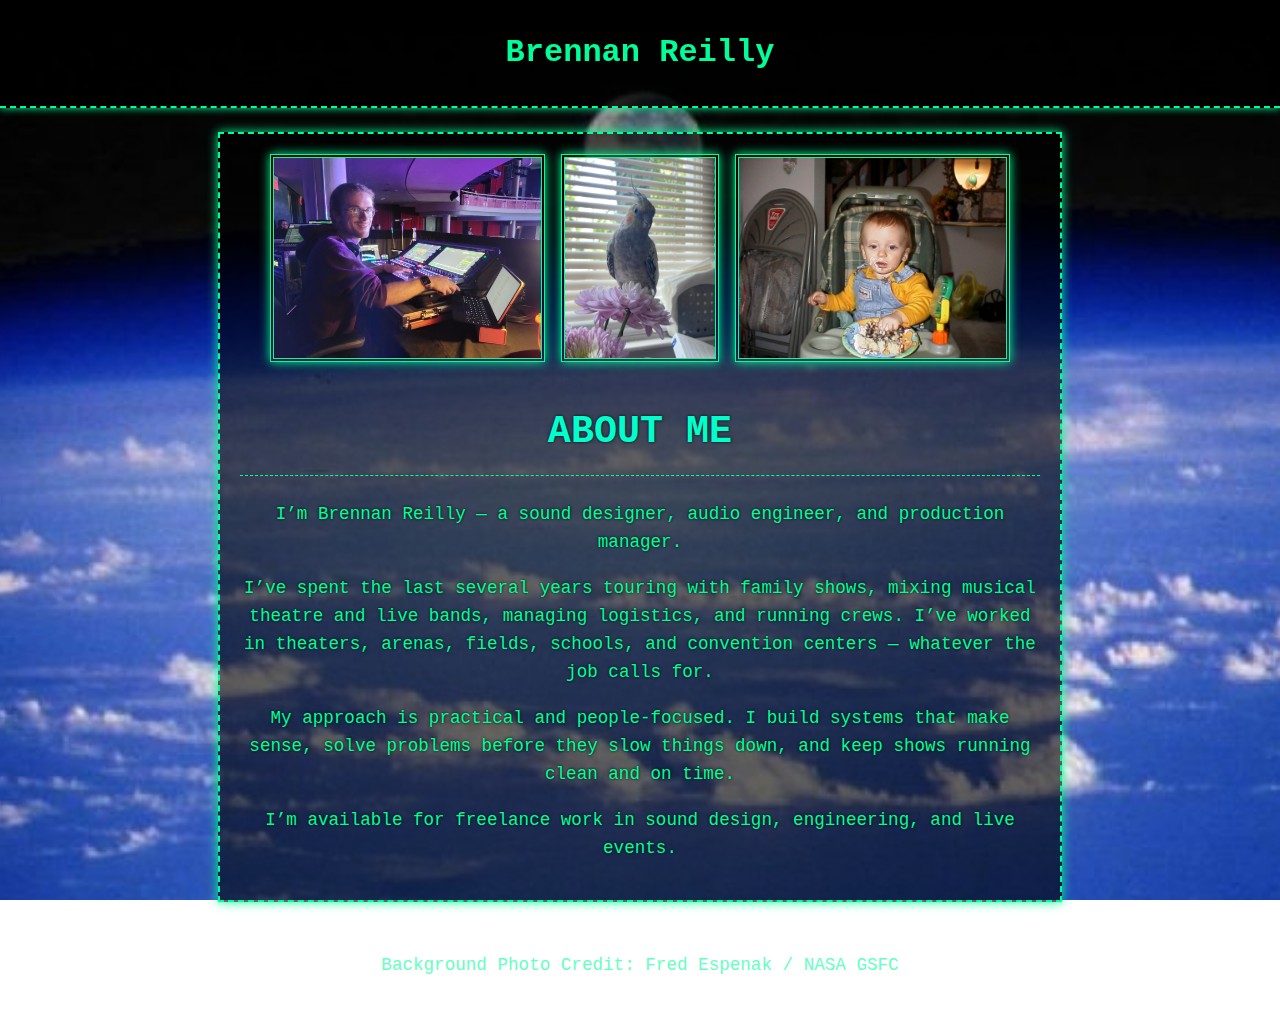
<file: about.html>
<!DOCTYPE html>
<html lang="en">
<head>
  <meta charset="UTF-8" />
  <meta name="viewport" content="width=device-width, initial-scale=1.0" />
  <title>About | Brennan Reilly</title>
  <style>
     nav {
      width: 100%;
      background-color: rgba(0, 0, 0, 0.8);
      border-bottom: 2px dashed #00ff99;
      box-shadow: 0 0 8px #00ff99;
      padding: 1rem 0;
      text-align: center;
      position: fixed;
      top: 0;
      z-index: 999;
    }

    nav a {
      color: #00ff99;
      text-decoration: none;
      font-family: 'Courier New', Courier, monospace;
      font-size: 2rem;
      font-weight: bold;
      text-shadow: 0 0 3px #000;
      transition: color 0.3s ease;
    }

    nav a:hover {
      color: #00ffcc;
      text-shadow: 0 0 5px #00ffcc;
    }
    
    .dropdown {
  position: relative;
  display: inline-block;
}

.dropbtn {
  color: #00ff99;
  text-decoration: none;
  font-size: 2rem;
  font-weight: bold;
  text-shadow: 0 0 3px #000;
  padding: 0.5rem 1rem;
  display: inline-block;
  transition: color 0.3s ease;
}

.dropbtn:hover {
  color: #00ffcc;
  text-shadow: 0 0 5px #00ffcc;
}

.dropdown-content {
  display: none;
  position: absolute;
  background-color: rgba(0, 0, 0, 0.9);
  min-width: 160px;
  box-shadow: 0 0 10px #00ff99;
  border: 1px dashed #00ff99;
  z-index: 1;
  top: 100%;
  left: 0;
  text-align: center;
}

.dropdown-content a {
  font-size: 1.5rem;
  color: #00ff99;
  padding: 0.75rem 1rem;
  display: block;
  text-decoration: none;
  font-family: 'Courier New', Courier, monospace;
}

.dropdown-content a:hover {
  background-color: #111;
  color: #00ffcc;
}

.dropdown:hover .dropdown-content {
  display: block;
}


    body {
      margin: 0;
      font-family: 'Courier New', Courier, monospace;
      line-height: 1.8;
      background: url('assets/media/20001028-Moon-Rise-Photo-FredEspenakNASAGSFC.jpg') no-repeat center center fixed;
      background-size: cover;
      color: #00ff99;
      text-shadow: 0 0 3px #000;
      display: flex;
      flex-direction: column;
      align-items: center;
      justify-content: flex-start;
      padding-top: 100px;
    }

    .container {
      background-color: rgba(0, 0, 0, 0.6);
      border: 2px dashed #00ff99;
      padding: 20px;
      width: 80%;
      max-width: 800px;
      margin: 2rem auto;
      box-shadow: 0 0 10px #00ff99;
      animation: glowPulse 2s infinite alternate;
    }
    .photo-block {
      display: flex;
      flex-wrap: wrap;
      justify-content: center;
      gap: 1rem;
      margin-bottom: 0.5rem;
    }

    img {
      height: 200px;
      width: auto;
      object-fit: contain;
      border: 4px double #00ff99;
      margin-bottom: 10px;
      box-shadow: 0 0 10px #00ff99;
      flex-wrap: wrap;
    }

    img:hover {
  filter: brightness(1.2) drop-shadow(0 0 8px #00ffcc);
  transition: 0.3s ease-in-out;
}

  h1 {
  font-size: 2.4rem;
  color: #00ffcc;
  text-transform: uppercase;
  border-bottom: 1px dashed #00ff99;
  padding-bottom: 0.5rem;
  margin-bottom: 1.5rem;
    text-align: center;
}


    p {
      font-size: 1.1rem;
      line-height: 1.6;
      text-align: center;
    }
    .footer {
      font-size: 0.9rem;
      margin-bottom: 2rem;
      color: #66ffc2;
      text-shadow: none;
    }
    
    @keyframes glowPulse {
  from { box-shadow: 0 0 10px #00ff99; }
  to { box-shadow: 0 0 20px #00ffcc; }
}
  </style>
</head>
<body>
<nav>
  <div class="dropdown">
    <a href="index.html" class="dropbtn">Brennan Reilly</a>
    <div class="dropdown-content">
      <a href="resume.html">Resume</a>
      <a href="contact.html">Contact</a>
    </div>
  </div>
</nav>

  <div class="container">
   
    <div class="photo-block">
   
    <img src="assets/media/Brennan-Mix-Blip.jpg" alt="Photo of Brennan 1" />
    <img src="assets/media/Aura.jpeg" alt="Aura <3" />
    <img src="assets/media/Brennan-As-Baby.jpg" alt="Photo of Brennan 2" />
   
    </div>
   
    <h1>About Me</h1>
    <p>
      <p>
  I’m Brennan Reilly — a sound designer, audio engineer, and production manager.
</p>
<p>
  I’ve spent the last several years touring with family shows, mixing musical theatre and live bands, managing logistics, and running crews. I’ve worked in theaters, arenas, fields, schools, and convention centers — whatever the job calls for.
</p>
<p>
  My approach is practical and people-focused. I build systems that make sense, solve problems before they slow things down, and keep shows running clean and on time.
</p>
<p>
  I’m available for freelance work in sound design, engineering, and live events.
</p>
  </div>
  <div class="footer">
      <p>
        Background Photo Credit: Fred Espenak / NASA GSFC
      </p>
  </div>
</body>
</html>
</file>
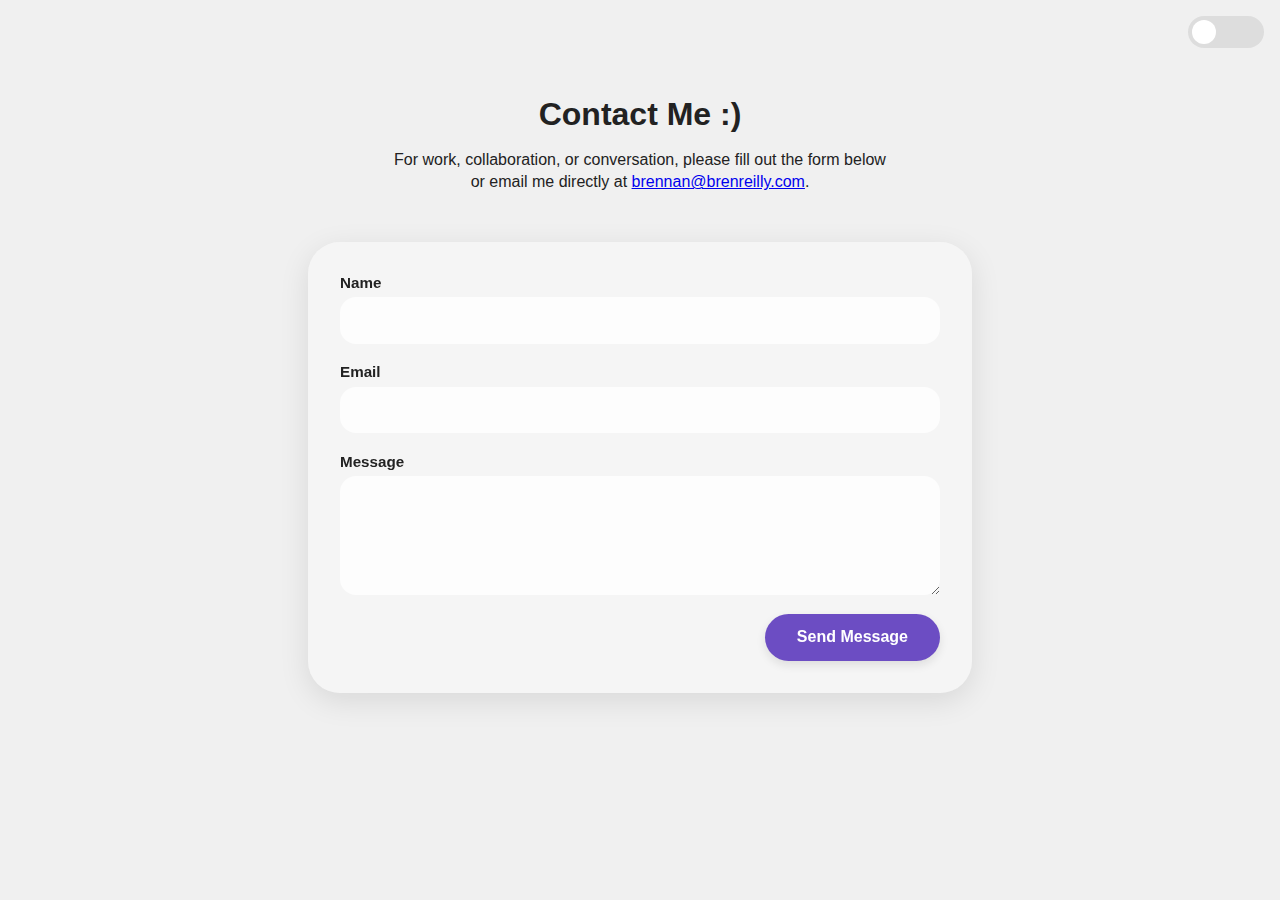
<file: contact.html>
<!DOCTYPE html>
<html lang="en">
<head>
  <meta charset="UTF-8" />
  <meta name="viewport" content="width=device-width, initial-scale=1.0"/>
  <title>Contact | Brennan Reilly</title>
  <style>
    body {
      margin: 0;
      padding: 2rem 1rem;
      font-family: 'Helvetica Neue', sans-serif;
      background: #f0f0f0;
      color: #222;
      transition: background 0.6s ease, color 0.6s ease;
    }

    body.night-mode {
      background: #0a0a1a;
      color: #eee;
    }

    .theme-switch {
      position: fixed;
      top: 1rem;
      right: 1rem;
      z-index: 10;
    }

    .theme-switch input {
      display: none;
    }

    .theme-switch .slider {
      display: flex;
      align-items: center;
      justify-content: space-between;
      width: 64px;
      height: 32px;
      background-color: #ddd;
      border-radius: 32px;
      padding: 0 6px;
      cursor: pointer;
      position: relative;
      transition: background 0.3s ease;
    }

    .theme-switch .slider::after {
      content: '';
      position: absolute;
      top: 4px;
      left: 4px;
      width: 24px;
      height: 24px;
      background: white;
      border-radius: 50%;
      transition: transform 0.3s ease;
      z-index: 1;
    }

    .theme-switch input:checked + .slider::after {
      transform: translateX(32px);
    }

    .icon {
      width: 16px;
      height: 16px;
      z-index: 2;
      background-size: cover;
      opacity: 0.6;
    }

    .sun {
      background-image: url('https://raw.githubusercontent.com/iconic/open-iconic/master/svg/sun.svg');
    }

    .moon {
      background-image: url('https://raw.githubusercontent.com/iconic/open-iconic/master/svg/moon.svg');
    }

    main.contact-container {
      max-width: 700px;
      margin: 0 auto;
      padding: 2rem 1rem;
      text-align: center;
    }

    .contact-container h1 {
      margin-top: 2rem;
      margin-bottom: 0.5rem;
    }

    .contact-container p {
      margin-bottom: 2rem;
      font-size: 1rem;
      line-height: 1.4;
    }

    .contact-form {
      display: flex;
      flex-direction: column;
      gap: 1.2rem;
      max-width: 600px;
      width: 90%;
      margin: 3rem auto 0;
      padding: 2rem;
      border-radius: 2rem;
      background: rgba(255, 255, 255, 0.35);
      backdrop-filter: blur(14px);
      box-shadow: 0 8px 30px rgba(0, 0, 0, 0.1);
      transition: background 0.3s ease;
    }

    .form-group {
      display: flex;
      flex-direction: column;
      align-items: flex-start;
      gap: 0.4rem;
    }

    .contact-form label {
      font-weight: 600;
      font-size: 0.95rem;
      color: inherit;
    }

    .contact-form input,
    .contact-form textarea {
      width: 100%;
      padding: 0.9rem 1.2rem;
      border: none;
      border-radius: 1rem;
      background: rgba(255, 255, 255, 0.75);
      font-size: 1rem;
      font-family: inherit;
      color: #222;
      transition: background 0.3s ease;
    }

    .contact-form input:focus,
    .contact-form textarea:focus {
      outline: none;
      background: rgba(255, 255, 255, 0.95);
    }

    .contact-form button {
      align-self: flex-end;
      padding: 0.9rem 2rem;
      border: none;
      border-radius: 2rem;
      background: #6c4dc3;
      color: #fff;
      font-size: 1rem;
      font-weight: bold;
      cursor: pointer;
      transition: background 0.3s ease;
      box-shadow: 0 4px 10px rgba(0,0,0,0.1);
    }

    .contact-form button:hover {
      background: #5035a5;
    }

    /* === NIGHT MODE STYLES === */
    body.night-mode .contact-form {
      background: rgba(10, 10, 35, 0.6);
    }

    body.night-mode .contact-form input,
    body.night-mode .contact-form textarea {
      background: rgba(255, 255, 255, 0.1);
      color: #eee;
    }

    body.night-mode .contact-form input:focus,
    body.night-mode .contact-form textarea:focus {
      background: rgba(255, 255, 255, 0.2);
    }

    body.night-mode .contact-form button {
      background: #c4bfff;
      color: #000;
    }

    body.night-mode .contact-form button:hover {
      background: #e0d4ff;
    }
    form-group {
      display: flex;
      flex-direction: column;
      gap: 0.4rem;
      width: 100%;
    }
      
    .contact-form {
      overflow: hidden;
    }
.contact-form input,
.contact-form textarea {
  width: 100%;
  box-sizing: border-box;
}

  </style>
</head>
<body>

  <!-- Theme Switch -->
  <label class="theme-switch">
    <input type="checkbox" id="toggle-btn" />
    <span class="slider">
      <span class="icon sun"></span>
      <span class="icon moon"></span>
    </span>
  </label>

  <!-- Contact Section -->
  <main class="contact-container">
    <h1>Contact Me :)</h1>
    <p>For work, collaboration, or conversation, please fill out the form below <br> or email me directly at <a href="mailto:brennan@brenreilly.com">brennan@brenreilly.com</a>.</p>

    <form action="https://formsubmit.co/brennan@brenreilly.com" method="POST" class="contact-form">
      <input type="hidden" name="_next" value="thankyou.html">
      
      <div class="form-group">
        <label for="name">Name</label>
        <input id="name" type="text" name="name" required>
      </div>

      <div class="form-group">
        <label for="email">Email</label>
        <input id="email" type="email" name="email" required>
      </div>

      <div class="form-group">
        <label for="message">Message</label>
        <textarea id="message" name="message" rows="5" required></textarea>
      </div>

      <button type="submit">Send Message</button>
    </form>
  </main>

  <!-- JavaScript -->
  <script>
    const toggle = document.getElementById("toggle-btn");
    const body = document.body;

    // Load saved mode
    const savedMode = localStorage.getItem("night-mode");
    if (savedMode === "true") {
      body.classList.add("night-mode");
      toggle.checked = true;
    }

    toggle.addEventListener("change", () => {
      const isNight = toggle.checked;
      body.classList.toggle("night-mode", isNight);
      localStorage.setItem("night-mode", isNight);
    });
  </script>

</body>
</html>
</file>
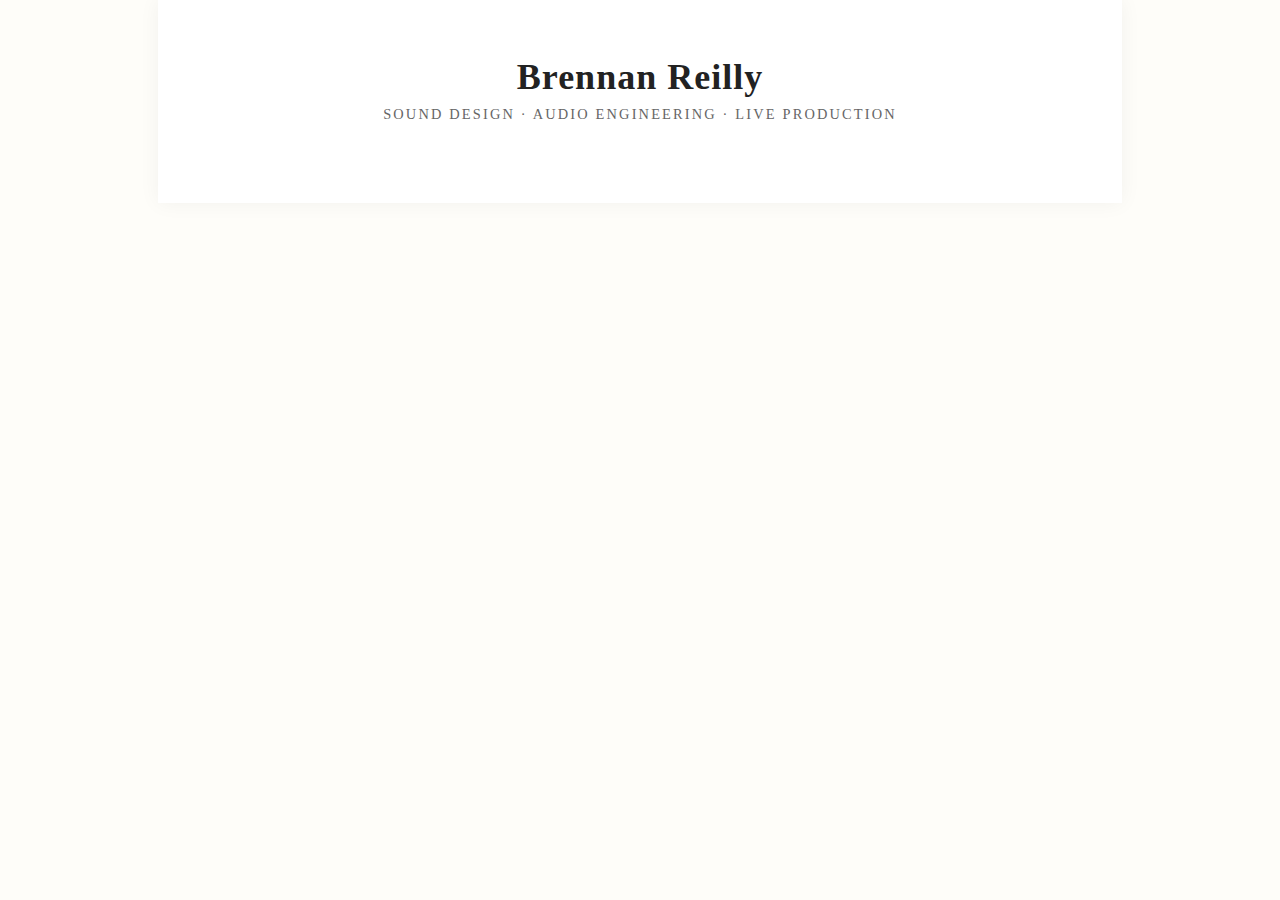
<file: resume.html>
<!DOCTYPE html>
<html lang="en">
<head>
  <meta charset="UTF-8" />
  <meta name="viewport" content="width=device-width, initial-scale=1.0" />
  <title>Resume | Brennan Reilly</title>
  <style>
    body {
      margin: 0;
      background-color: #fefdf9; /* Slightly off-white for elegance */
      font-family: 'Georgia', serif;
      color: #222;
        margin-bottom: 50px;
    }
.nav-container {
  text-align: center;
  position: relative;
  display: inline-block;
}

.nav-name {
  font-size: 2.25rem;
  letter-spacing: 1px;
  font-weight: bold;
  color: #222;
  text-decoration: none;
  display: inline-block;
  padding: 0.5rem 1rem;
}

.dropdown {
  position: relative;
  display: inline-block;
}

.dropdown-content {
  display: none;
  position: absolute;
  top: 100%;
  left: 50%;
  transform: translateX(-50%);
  background-color: #ffffff;
  border: 1px solid #ccc;
  box-shadow: 0 2px 6px rgba(0, 0, 0, 0.1);
  min-width: 120px;
  z-index: 999;
}

.dropdown-content a {
  display: block;
  color: #222;
  text-decoration: none;
  padding: 0.5rem 1rem;
  font-size: 0.9rem;
}

.dropdown-content a:hover {
  background-color: #f0f0f0;
}

.dropdown:hover .dropdown-content {
  display: block;
}

    .resume-wrapper {
      width: 100%;
      max-width: 900px;
      padding: 3rem 2rem;
      margin: 0 auto;
      background-color: white;
      box-shadow: 0 0 20px rgba(0, 0, 0, 0.05);
    }


    header {
      text-align: center;
      margin-bottom: 2rem;
    }

    header h1 {
      font-size: 2.25rem;
      letter-spacing: 1px;
      margin-bottom: 0.5rem;
    }

    header .tagline {
      font-size: 0.9rem;
      letter-spacing: 0.15em;
      color: #666;
      text-transform: uppercase;
    }

    hr {
      border: none;
      border-top: 1px solid #ccc;
      margin: 2rem auto;
      max-width: 300px;
    }
      .firm-fluff {
  font-family: 'Georgia', serif;
  background-color: #f9f9f9;
          text-align: center;
  padding: 2rem;
  border-top: 1px solid #ddd;
  border-bottom: 1px solid #ddd;
  margin-bottom: 2rem;
  box-shadow: inset 0 0 10px rgba(0,0,0,0.03);
}

.firm-fluff h2 {
  font-size: 1.3rem;
  color: #222;
  margin-top: 1.5rem;
  margin-bottom: 0.5rem;
  text-transform: uppercase;
  letter-spacing: 0.05em;
  border-bottom: 1px solid #ccc;
  padding-bottom: 0.25rem;
}

.firm-fluff p {
  font-size: 1rem;
  color: #444;
  margin-bottom: 1rem;
  line-height: 1.7;
}

.firm-fluff ul {
  list-style-type: square;
  padding-left: 1.5rem;
  color: #444;
}

    .legal-line {
      border: none;
      height: 3px;
      background-color: rgb(107, 48, 157);
      width: 80%;
      max-width: 400px;
      margin: 1rem auto;
    }


    img {
      width: 100%;
      height: auto;
      display: block;
      border: 1px solid #ccc;
    }
    .download-btn {
      text-align: center;
      margin-top: 2rem;
    }

    .download-btn a {
      background-color: #663399;
      color: white;
      padding: 0.75rem 1.5rem;
      text-decoration: none;
      border-radius: 4px;
      font-size: 0.95rem;
      box-shadow: 0 0 5px rgba(0, 0, 0, 0.2);
      transition: background-color 0.3s ease;
    }

    .download-btn a:hover {
      background-color: #4b2375;
    }

    .footer-disclaimer {
      font-family: 'Georgia', serif;
      font-size: 0.75rem;
      color: #777;
      text-align: center;
      padding: 2rem 1rem 3rem;
      margin-top: 4rem;
      border-top: 1px solid #ccc;
      background: linear-gradient(to top, #f8f8f8, transparent);
      font-style: italic;
      line-height: 1.6;

      /* Fix: remove flex */
      display: block; /* back to default block layout */
      max-width: 700px;
      margin-left: auto;
      margin-right: auto;
    }


.footer-disclaimer em {
  max-width: 700px;
  text-align: center;
  white-space: normal;
  word-wrap: break-word;
  overflow-wrap: break-word;

}

.more-legalese {
  margin-top: 1rem;
  font-style: normal;
  font-size: 0.75rem;
}

.more-legalese a {
  display: inline-block;
  margin-top: 0.5rem;
  color: #663399;
  text-decoration: none;
  font-weight: bold;
  letter-spacing: 0.05em;
  transition: color 0.2s ease;
}


.more-legalese a:hover {
  color: #4b2375;
}



  </style>
</head>
<body>
  <div class="resume-wrapper">
  <header>
  <div class="nav-container">
    <div class="dropdown">
      <a href="index.html" class="nav-name">Brennan Reilly</a>
      <div class="dropdown-content">
        <a href="about.html">About</a>
        <a href="contact.html">Contact</a>
      </div>
    </div>
    <div class="tagline">Sound Design · Audio Engineering · Live Production</div>
  </div>
</header>
<!--
<hr class="legal-line">
    <img src="assets/media/Reilly-Brennan-Resume.png" alt="Brennan Reilly Resume" />
  </div>
  <div class="download-btn">
    <a href="assets/media/Reilly-Brennan-Resume.pdf" download>Download PDF</a>
  </div>
    <div class="resume-wrapper">
    <section class="firm-fluff">
    <h2>Our Philosophy</h2>
    <p>
    At Brennan Reilly, we believe that clarity is a craft, and that every frequency deserves fidelit. We are committed to providing bespoke audio services that are not only structurally sound but also sonically elegant.
    </p>

    <h2>Firm Overview</h2>
    <p>
    Brennan Reilly is a sole proprietorship rooted in collaboration, precision, and occasional existential crises.
    We bring over a decade of experience navigating complex live environments, unpredictable cues, and regional airport terminals.
    </p>

    <h2>Practice Areas</h2>
    <ul>
    <li>Live Sound Reinforcement</li>
    <li>System Design & Deployment</li>
    <li>Playback Management</li>
    <li>Tech Table Diplomacy</li>
    <li>Emergency QLab Sorcery</li>
    <li>Overnight Load-Out Counseling</li>
    </ul>
    </section>
        </div>
<!--
<footer class="footer-disclaimer">
  <p><em>Audimus ergo sumus</em></p>
  <p>All sonic representations remain the intellectual property of their respective creators. Brennan Reilly operates with integrity, legality, and a calibrated ear.</p>
  <p>&copy; 2025 Brennan Reilly Audio, LLP (not a real LLP).</p>
</footer>
-->
<!--
    <footer class="footer-disclaimer" id="footer-disclaimer">
  <!-- Content will be injected here -->
          <!-- Legal text will go here -->
          <!--
  <p class="more-legalese"><a href="#" id="next-disclaimer">More Legalese</a></p>

</footer>

<script>
  const disclaimers = [
    `
      <em>Ex Frequenta, Structura.</em>
      <p>All sonic representations remain the intellectual property of their respective creators. Brennan Reilly operates with integrity, legality, and a calibrated ear. While this site’s aesthetic may parody the design sensibilities of a mid-2010s law firm, the resume content is entirely factual and reflects verifiable professional experience.</p>
      <p>&copy; 2025 Brennan Reilly Audio, LLP (not a real LLP).</p>
    `,
    `
      <em>Audimus Ergo Sumus.</em>
      <p>This document is not legal advice, but it is acoustically sound. Brennan Reilly is not liable for any emotional resonance caused by system tuning. This website may look like it was built by an intern at Reilly & Reilly LLP in 2014, but all listed credits, roles, and responsibilities are legitimate and employment verification is available upon request.</p>
      <p>&copy; 2025 Brennan Reilly & Co. — All feedback is intentional.</p>
    `,
    `
      <em>Sonitus Est Lex.</em>
      <p>Despite the legal cosplay happening on this page, Brennan’s resume is 100% accurate. The credentials are real — only the design choices are jokes. By viewing this page, you agree to accept all puns, cues, and backstage logistics as-is. No warranties, no compression artifacts.</p>
      <p>&copy; 2025 Brennan Reilly Studio Archive & Tribunal.</p>
    `,
    `
      <em>Facta Non Frequenta.</em>
      <p>The layout may joke, but the work does not. Every credit on this page is pulled from real-world productions, contracts, and cue sheets. Any resemblance to actual legal firms, past or present, is entirely coincidental. Do not attempt to fold time using QLab without supervision.</p>
      <p>&copy; 2025 Brennan Reilly Sound Structures, LLC.</p>
    `
  ];

  let currentIndex = Math.floor(Math.random() * disclaimers.length);

  function showDisclaimer(index) {
    const footer = document.getElementById('footer-disclaimer');
    const disclaimerHTML = disclaimers[index] +
      `<p class="more-legalese"><a href="#" id="next-disclaimer">More Legalese</a></p>`;
    footer.innerHTML = disclaimerHTML;
    document.getElementById('next-disclaimer').addEventListener('click', (e) => {
      e.preventDefault();
      currentIndex = (currentIndex + 1) % disclaimers.length;
      showDisclaimer(currentIndex);
    });
  }

  showDisclaimer(currentIndex);
</script>

-->

</body>
</html>
</file>
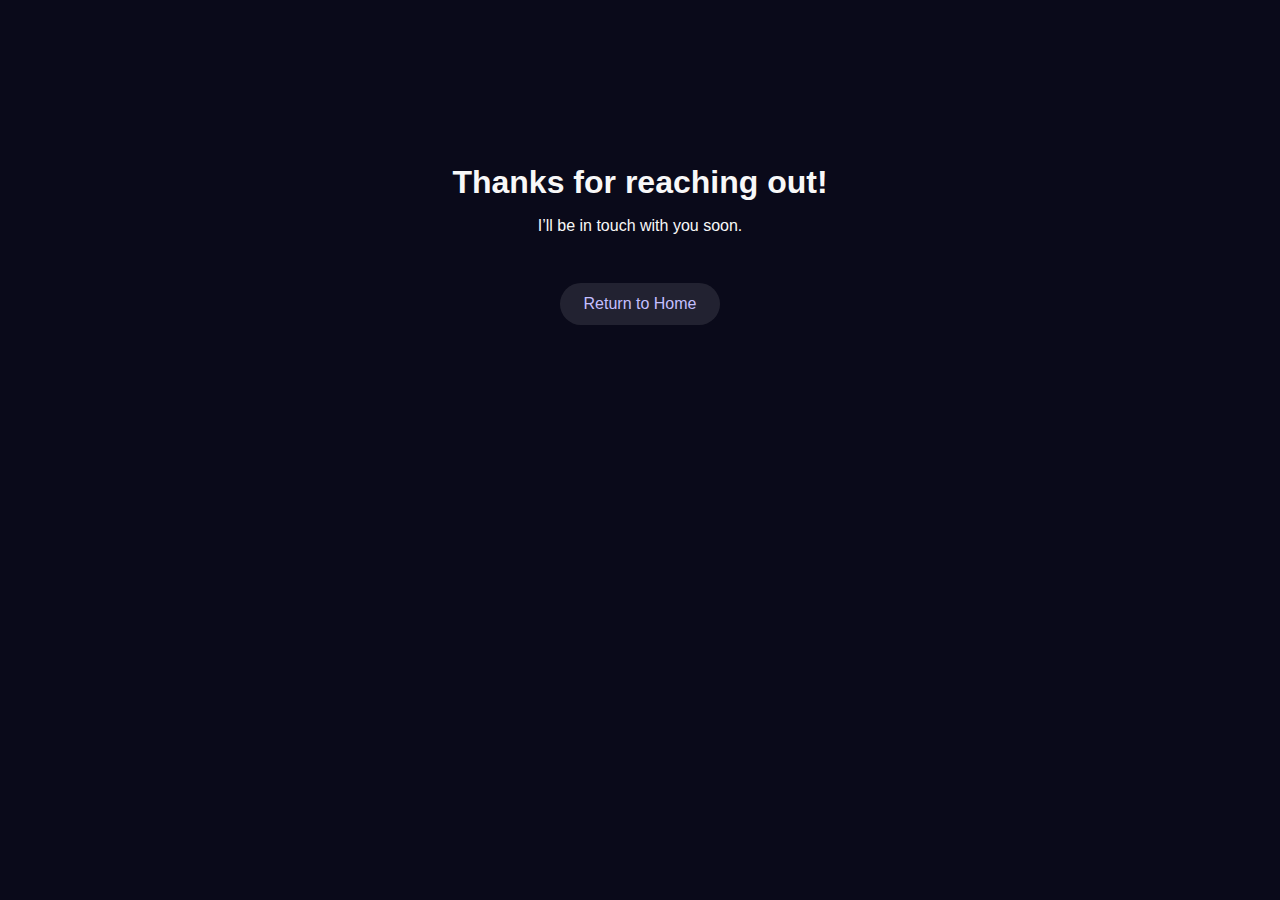
<file: thankyou.html>
<!DOCTYPE html>
<html lang="en">
<head>
  <meta charset="UTF-8" />
  <meta name="viewport" content="width=device-width, initial-scale=1.0"/>
  <title>Thank You</title>
  <style>
    body {
      font-family: sans-serif;
      background: #0a0a1a;
      color: #f8f8f8;
      text-align: center;
      padding-top: 15vh;
    }

    h1 {
      font-size: 2rem;
      margin-bottom: 1rem;
    }

    a {
      display: inline-block;
      margin-top: 2rem;
      color: #c4bfff;
      background: rgba(255, 255, 255, 0.1);
      padding: 0.75rem 1.5rem;
      border-radius: 2rem;
      text-decoration: none;
      transition: background 0.3s ease;
    }

    a:hover {
      background: rgba(255, 255, 255, 0.3);
    }
  </style>
</head>
<body>
  <h1>Thanks for reaching out!</h1>
  <p>I’ll be in touch with you soon.</p>
  <a href="index.html">Return to Home</a>
</body>
</html>
</file>
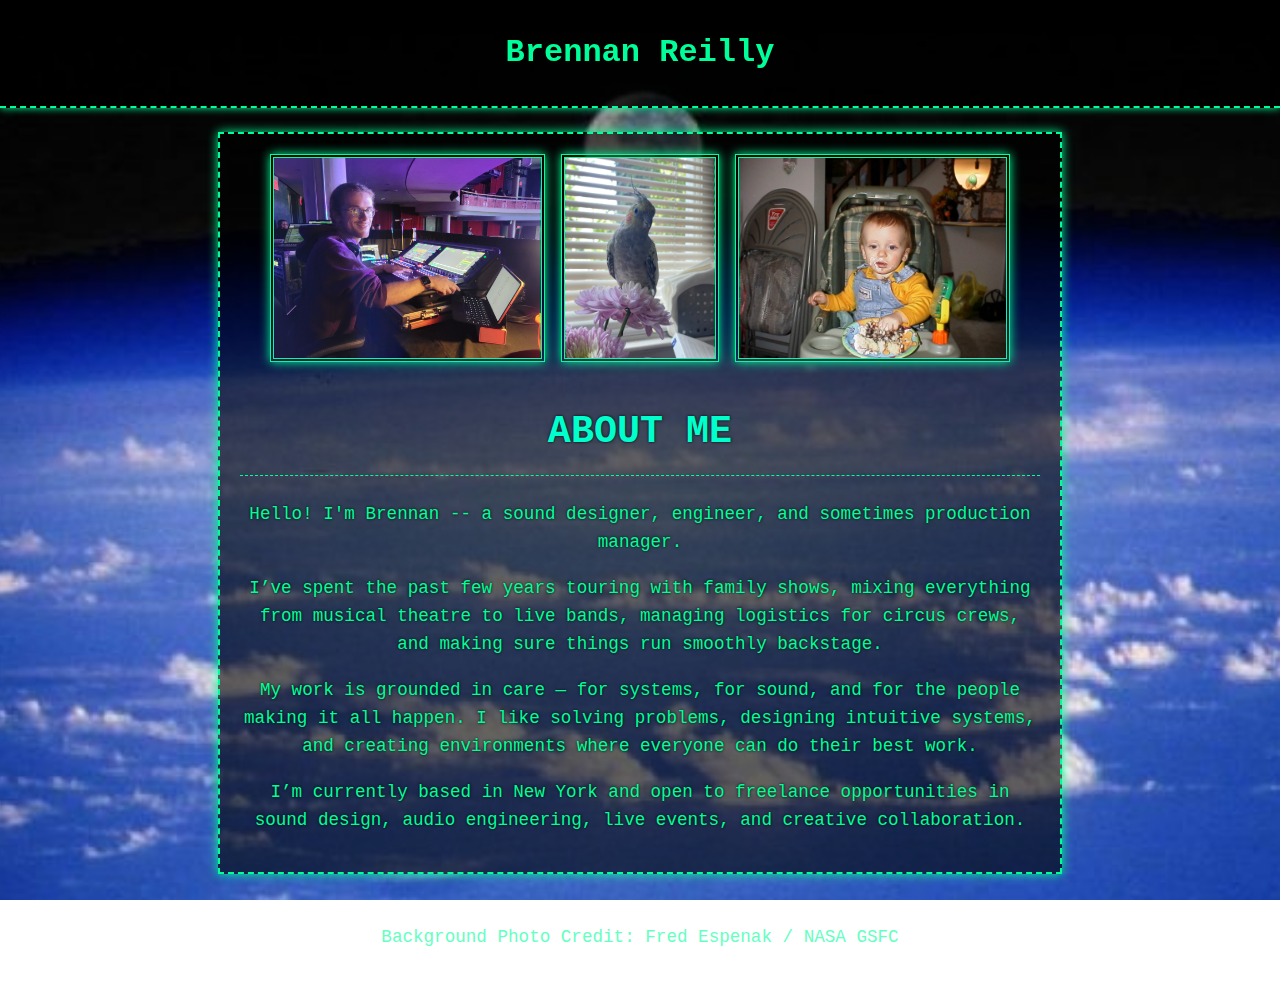
<file: brenreilly-web-code/about.html>
<!DOCTYPE html>
<html lang="en">
<head>
  <meta charset="UTF-8" />
  <meta name="viewport" content="width=device-width, initial-scale=1.0" />
  <title>About | Brennan Reilly</title>
  <style>
     nav {
      width: 100%;
      background-color: rgba(0, 0, 0, 0.8);
      border-bottom: 2px dashed #00ff99;
      box-shadow: 0 0 8px #00ff99;
      padding: 1rem 0;
      text-align: center;
      position: fixed;
      top: 0;
      z-index: 999;
    }

    nav a {
      color: #00ff99;
      text-decoration: none;
      font-family: 'Courier New', Courier, monospace;
      font-size: 2rem;
      font-weight: bold;
      text-shadow: 0 0 3px #000;
      transition: color 0.3s ease;
    }

    nav a:hover {
      color: #00ffcc;
      text-shadow: 0 0 5px #00ffcc;
    }
    
    .dropdown {
  position: relative;
  display: inline-block;
}

.dropbtn {
  color: #00ff99;
  text-decoration: none;
  font-size: 2rem;
  font-weight: bold;
  text-shadow: 0 0 3px #000;
  padding: 0.5rem 1rem;
  display: inline-block;
  transition: color 0.3s ease;
}

.dropbtn:hover {
  color: #00ffcc;
  text-shadow: 0 0 5px #00ffcc;
}

.dropdown-content {
  display: none;
  position: absolute;
  background-color: rgba(0, 0, 0, 0.9);
  min-width: 160px;
  box-shadow: 0 0 10px #00ff99;
  border: 1px dashed #00ff99;
  z-index: 1;
  top: 100%;
  left: 0;
  text-align: center;
}

.dropdown-content a {
  font-size: 1.5rem;
  color: #00ff99;
  padding: 0.75rem 1rem;
  display: block;
  text-decoration: none;
  font-family: 'Courier New', Courier, monospace;
}

.dropdown-content a:hover {
  background-color: #111;
  color: #00ffcc;
}

.dropdown:hover .dropdown-content {
  display: block;
}


    body {
      margin: 0;
      font-family: 'Courier New', Courier, monospace;
      line-height: 1.8;
      background: url('assets/media/20001028-Moon-Rise-Photo-FredEspenakNASAGSFC.jpg') no-repeat center center fixed;
      background-size: cover;
      color: #00ff99;
      text-shadow: 0 0 3px #000;
      display: flex;
      flex-direction: column;
      align-items: center;
      justify-content: flex-start;
      padding-top: 100px;
    }

    .container {
      background-color: rgba(0, 0, 0, 0.6);
      border: 2px dashed #00ff99;
      padding: 20px;
      width: 80%;
      max-width: 800px;
      margin: 2rem auto;
      box-shadow: 0 0 10px #00ff99;
      animation: glowPulse 2s infinite alternate;
    }
    .photo-block {
      display: flex;
      flex-wrap: wrap;
      justify-content: center;
      gap: 1rem;
      margin-bottom: 0.5rem;
    }

    img {
      height: 200px;
      width: auto;
      object-fit: contain;
      border: 4px double #00ff99;
      margin-bottom: 10px;
      box-shadow: 0 0 10px #00ff99;
      flex-wrap: wrap;
    }

    img:hover {
  filter: brightness(1.2) drop-shadow(0 0 8px #00ffcc);
  transition: 0.3s ease-in-out;
}

  h1 {
  font-size: 2.4rem;
  color: #00ffcc;
  text-transform: uppercase;
  border-bottom: 1px dashed #00ff99;
  padding-bottom: 0.5rem;
  margin-bottom: 1.5rem;
    text-align: center;
}


    p {
      font-size: 1.1rem;
      line-height: 1.6;
      text-align: center;
    }
    .footer {
      font-size: 0.9rem;
      margin-bottom: 2rem;
      color: #66ffc2;
      text-shadow: none;
    }
    
    @keyframes glowPulse {
  from { box-shadow: 0 0 10px #00ff99; }
  to { box-shadow: 0 0 20px #00ffcc; }
}
  </style>
</head>
<body>
<nav>
  <div class="dropdown">
    <a href="index.html" class="dropbtn">Brennan Reilly</a>
    <div class="dropdown-content">
      <a href="resume.html">Resume</a>
      <a href="contact.html">Contact</a>
    </div>
  </div>
</nav>

  <div class="container">
   
    <div class="photo-block">
   
    <img src="assets/media/Brennan-Mix-Blip.jpg" alt="Photo of Brennan 1" />
    <img src="assets/media/Aura.jpeg" alt="Aura <3" />
    <img src="assets/media/Brennan-As-Baby.jpg" alt="Photo of Brennan 2" />
   
    </div>
   
    <h1>About Me</h1>
    <p>
      Hello! I'm Brennan -- a sound designer, engineer, and sometimes production manager.
    </p>  
    <p>
      I’ve spent the past few years touring with family shows, mixing everything from musical theatre to live bands, managing logistics for circus crews, and making sure things run smoothly backstage.
    </p>
    <p>
      My work is grounded in care — for systems, for sound, and for the people making it all happen. I like solving problems, designing intuitive systems, and creating environments where everyone can do their best work.
    </p>
    <p>
      I’m currently based in New York and open to freelance opportunities in sound design, audio engineering, live events, and creative collaboration.
    </p>
  </div>
  <div class="footer">
      <p>
        Background Photo Credit: Fred Espenak / NASA GSFC
      </p>
  </div>
</body>
</html>
</file>
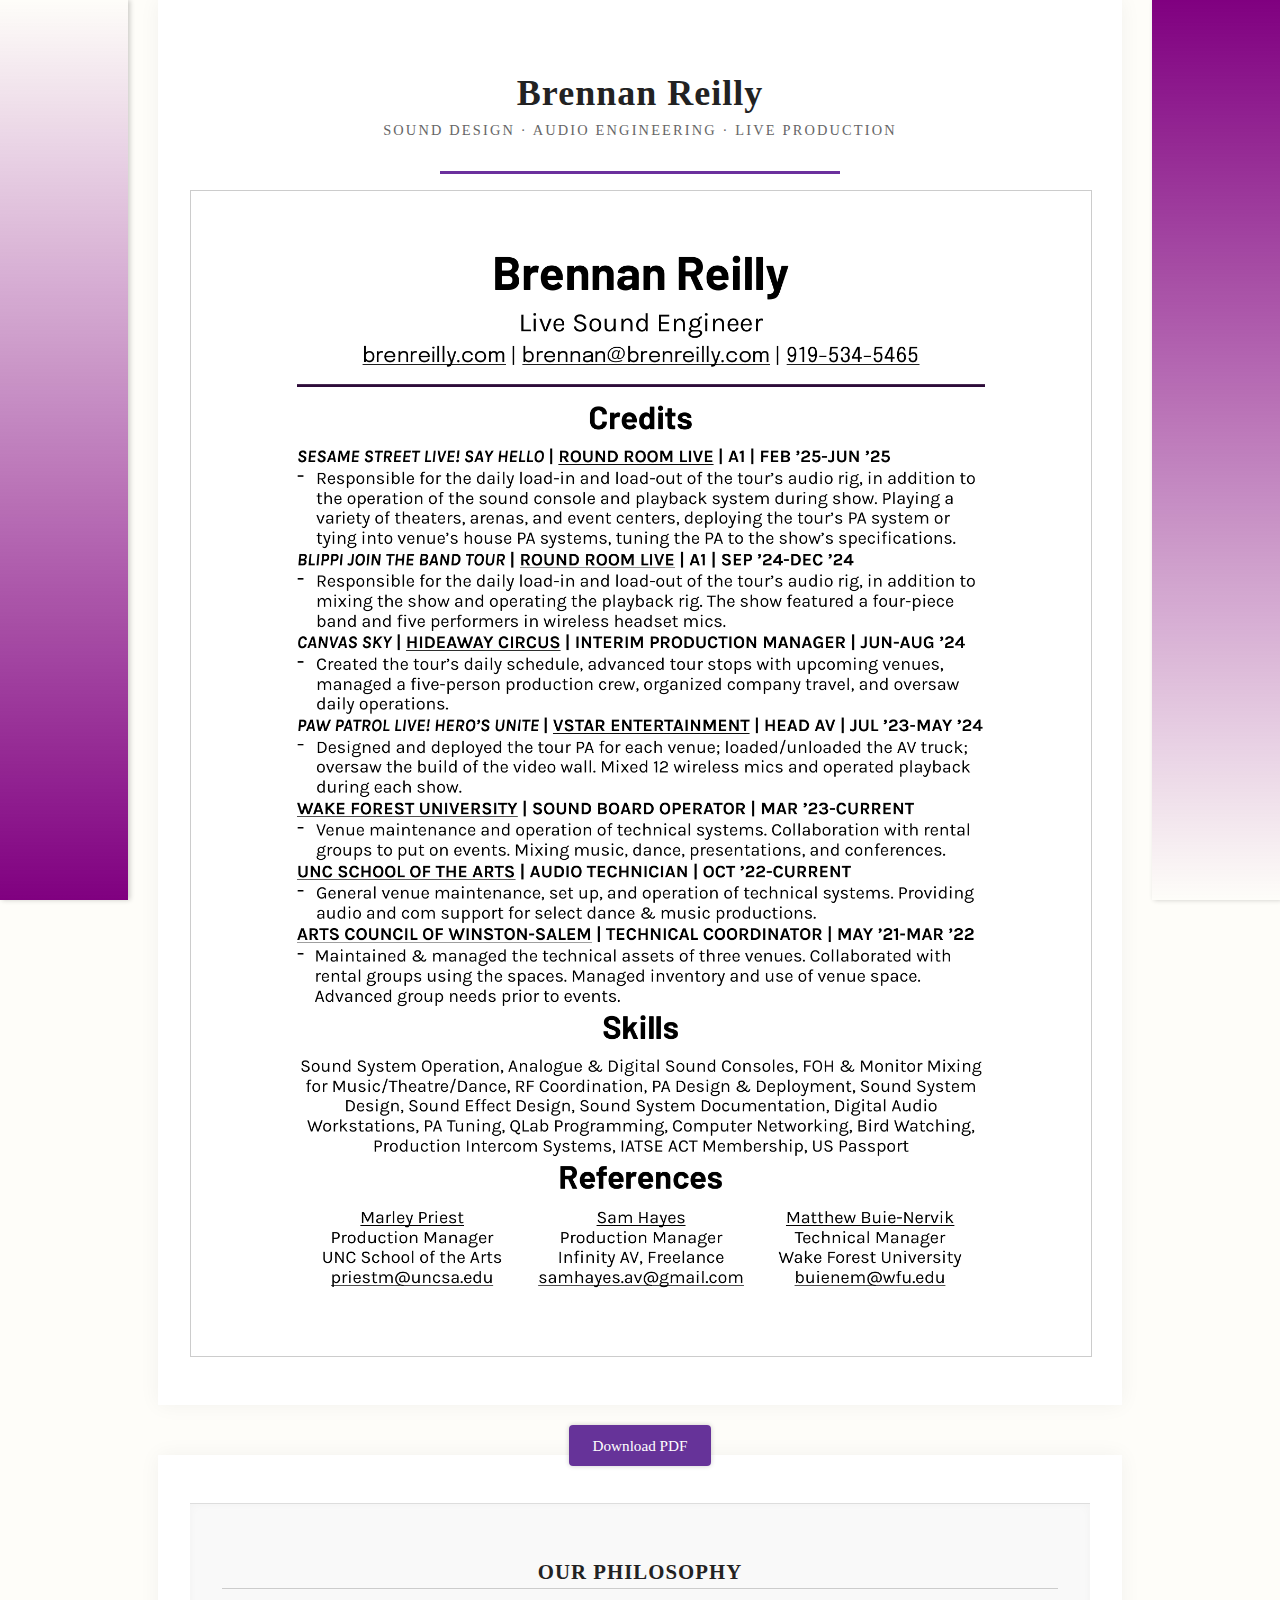
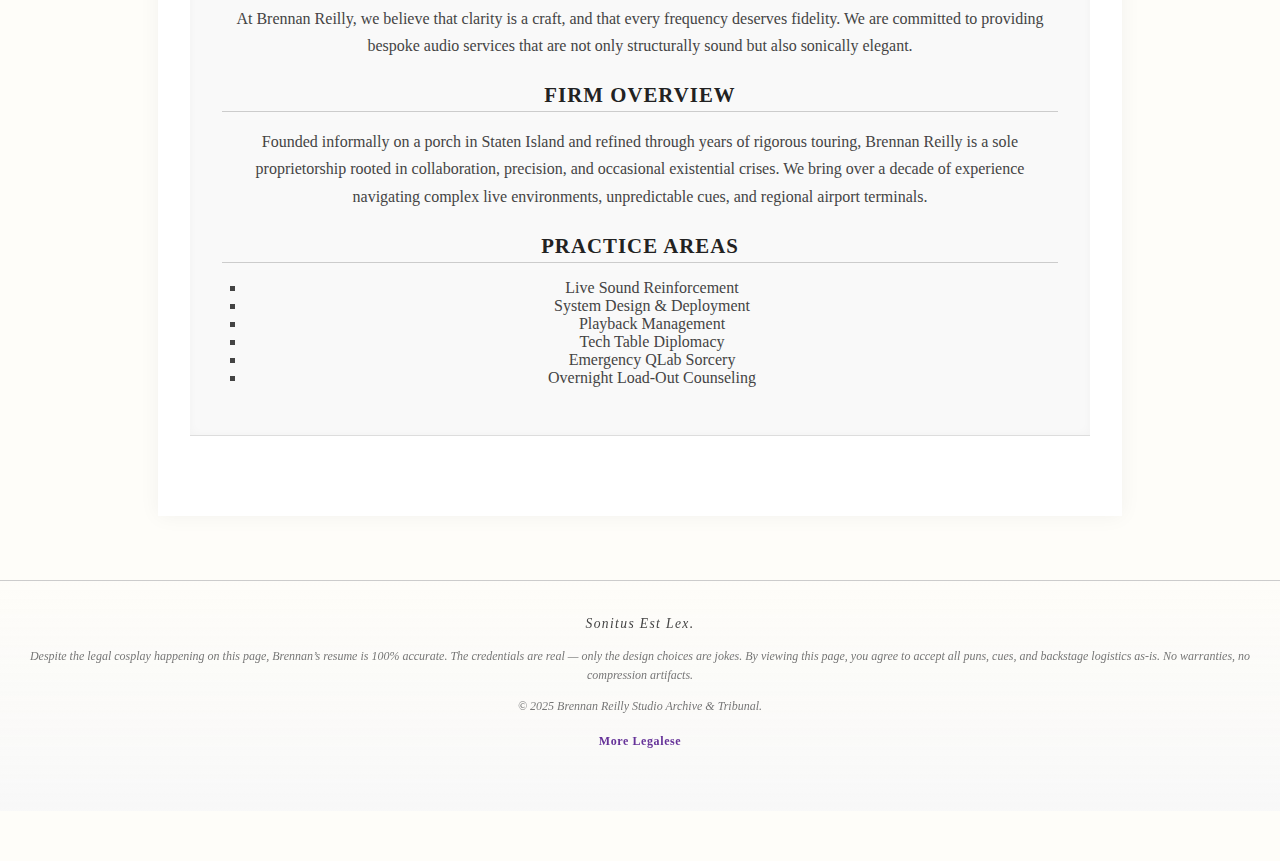
<file: brenreilly-web-code/resume.html>
<!DOCTYPE html>
<html lang="en">
<head>
  <meta charset="UTF-8" />
  <meta name="viewport" content="width=device-width, initial-scale=1.0" />
  <title>Resume | Brennan Reilly</title>
  <style>
    body {
      margin: 0;
      background-color: #fefdf9; /* Slightly off-white for elegance */
      font-family: 'Georgia', serif;
      color: #222;
        margin-bottom: 50px;
    }

    .resume-wrapper {
      width: 100%;
      max-width: 900px;
      padding: 3rem 2rem;
      margin: 0 auto;
      background-color: white;
      box-shadow: 0 0 20px rgba(0, 0, 0, 0.05);
    }

    .purple-bar-l {
      position: fixed;
      top: 0;
      left: 0;
      width: 10%;
      height: 100vh;
      background-color: purple;
      z-index: 0;
      box-shadow: 2px 0 5px rgba(0,0,0,0.2);
      background: linear-gradient(to top, purple, transparent);
    }

    .purple-bar-r {
      position: fixed;
      top: 0;
      right: 0;
      width: 10%;
      height: 100vh;
      background-color: purple;
      z-index: 0;
      box-shadow: 2px 0 5px rgba(0,0,0,0.2);
      background: linear-gradient(to bottom, purple, transparent);

    }

    header {
      text-align: center;
      margin-bottom: 2rem;
    }

    header h1 {
      font-size: 2.25rem;
      letter-spacing: 1px;
      margin-bottom: 0.5rem;
    }

    header .tagline {
      font-size: 0.9rem;
      letter-spacing: 0.15em;
      color: #666;
      text-transform: uppercase;
    }

    hr {
      border: none;
      border-top: 1px solid #ccc;
      margin: 2rem auto;
      max-width: 300px;
    }
      .firm-fluff {
  font-family: 'Georgia', serif;
  background-color: #f9f9f9;
          text-align: center;
  padding: 2rem;
  border-top: 1px solid #ddd;
  border-bottom: 1px solid #ddd;
  margin-bottom: 2rem;
  box-shadow: inset 0 0 10px rgba(0,0,0,0.03);
}

.firm-fluff h2 {
  font-size: 1.3rem;
  color: #222;
  margin-top: 1.5rem;
  margin-bottom: 0.5rem;
  text-transform: uppercase;
  letter-spacing: 0.05em;
  border-bottom: 1px solid #ccc;
  padding-bottom: 0.25rem;
}

.firm-fluff p {
  font-size: 1rem;
  color: #444;
  margin-bottom: 1rem;
  line-height: 1.7;
}

.firm-fluff ul {
  list-style-type: square;
  padding-left: 1.5rem;
  color: #444;
}

    .legal-line {
      border: none;
      height: 3px;
      background-color: rgb(107, 48, 157);
      width: 80%;
      max-width: 400px;
      margin: 1rem auto;
    }


    img {
      width: 100%;
      height: auto;
      display: block;
      border: 1px solid #ccc;
    }
    .download-btn {
      text-align: center;
      margin-top: 2rem;
    }

    .download-btn a {
      background-color: #663399;
      color: white;
      padding: 0.75rem 1.5rem;
      text-decoration: none;
      border-radius: 4px;
      font-size: 0.95rem;
      box-shadow: 0 0 5px rgba(0, 0, 0, 0.2);
      transition: background-color 0.3s ease;
    }

    .download-btn a:hover {
      background-color: #4b2375;
    }
.footer-disclaimer {
  font-family: 'Georgia', serif;
  font-size: 0.75rem;
  color: #777;
  text-align: center;
  padding: 2rem 1rem 3rem;
  margin-top: 4rem;
  border-top: 1px solid #ccc;
  background: linear-gradient(to top, #f8f8f8, transparent);
  font-style: italic;
  line-height: 1.6;
  position: relative;
}

.footer-disclaimer em {
  display: block;
  font-size: 0.85rem;
  color: #444;
  letter-spacing: 0.1em;
  margin-bottom: 0.5rem;
}

.more-legalese {
  margin-top: 1rem;
  font-style: normal;
  font-size: 0.75rem;
}

.more-legalese a {
  color: #663399;
  text-decoration: none;
  font-weight: bold;
  letter-spacing: 0.05em;
  transition: color 0.2s ease;
}

.more-legalese a:hover {
  color: #4b2375;
}



  </style>
</head>
<body>
    
  <div class="purple-bar-l">
  </div>
  <div class="purple-bar-r">
    </div>


  <div class="resume-wrapper">
    <header>
      <h1>Brennan Reilly</h1>
      <div class="tagline">Sound Design · Audio Engineering · Live Production</div>
      </header>

<hr class="legal-line">
    <img src="assets/media/Reilly-Brennan-Resume.png" alt="Brennan Reilly Resume" />
  </div>
  <div class="download-btn">
    <a href="assets/media/Reilly-Brennan-Resume.pdf" download>Download PDF</a>
  </div>
    <div class="resume-wrapper">
    <section class="firm-fluff">
    <h2>Our Philosophy</h2>
    <p>
    At Brennan Reilly, we believe that clarity is a craft, and that every frequency deserves fidelity. We are committed to providing bespoke audio services that are not only structurally sound but also sonically elegant.
    </p>

    <h2>Firm Overview</h2>
    <p>
    Founded informally on a porch in Staten Island and refined through years of rigorous touring, Brennan Reilly is a sole proprietorship rooted in collaboration, precision, and occasional existential crises.
    We bring over a decade of experience navigating complex live environments, unpredictable cues, and regional airport terminals.
    </p>

    <h2>Practice Areas</h2>
    <ul>
    <li>Live Sound Reinforcement</li>
    <li>System Design & Deployment</li>
    <li>Playback Management</li>
    <li>Tech Table Diplomacy</li>
    <li>Emergency QLab Sorcery</li>
    <li>Overnight Load-Out Counseling</li>
    </ul>
    </section>
        </div>
<!--
<footer class="footer-disclaimer">
  <p><em>Audimus ergo sumus</em></p>
  <p>All sonic representations remain the intellectual property of their respective creators. Brennan Reilly operates with integrity, legality, and a calibrated ear.</p>
  <p>&copy; 2025 Brennan Reilly Audio, LLP (not a real LLP).</p>
</footer>
-->
    <footer class="footer-disclaimer" id="footer-disclaimer">
  <!-- Content will be injected here -->
          <!-- Legal text will go here -->
  <p class="more-legalese"><a href="#" id="next-disclaimer">More Legalese</a></p>

</footer>

<script>
  const disclaimers = [
    `
      <em>Ex Frequenta, Structura.</em>
      <p>All sonic representations remain the intellectual property of their respective creators. Brennan Reilly operates with integrity, legality, and a calibrated ear. While this site’s aesthetic may parody the design sensibilities of a mid-2010s law firm, the resume content is entirely factual and reflects verifiable professional experience.</p>
      <p>&copy; 2025 Brennan Reilly Audio, LLP (not a real LLP).</p>
    `,
    `
      <em>Audimus Ergo Sumus.</em>
      <p>This document is not legal advice, but it is acoustically sound. Brennan Reilly is not liable for any emotional resonance caused by system tuning. This website may look like it was built by an intern at Reilly & Reilly LLP in 2014, but all listed credits, roles, and responsibilities are legitimate and employment verification is available upon request.</p>
      <p>&copy; 2025 Brennan Reilly & Co. — All feedback is intentional.</p>
    `,
    `
      <em>Sonitus Est Lex.</em>
      <p>Despite the legal cosplay happening on this page, Brennan’s resume is 100% accurate. The credentials are real — only the design choices are jokes. By viewing this page, you agree to accept all puns, cues, and backstage logistics as-is. No warranties, no compression artifacts.</p>
      <p>&copy; 2025 Brennan Reilly Studio Archive & Tribunal.</p>
    `,
    `
      <em>Facta Non Frequenta.</em>
      <p>The layout may joke, but the work does not. Every credit on this page is pulled from real-world productions, contracts, and cue sheets. Any resemblance to actual legal firms, past or present, is entirely coincidental. Do not attempt to fold time using QLab without supervision.</p>
      <p>&copy; 2025 Brennan Reilly Sound Structures, LLC.</p>
    `
  ];

  let currentIndex = Math.floor(Math.random() * disclaimers.length);

  function showDisclaimer(index) {
    const footer = document.getElementById('footer-disclaimer');
    const disclaimerHTML = disclaimers[index] +
      `<p class="more-legalese"><a href="#" id="next-disclaimer">More Legalese</a></p>`;
    footer.innerHTML = disclaimerHTML;
    document.getElementById('next-disclaimer').addEventListener('click', (e) => {
      e.preventDefault();
      currentIndex = (currentIndex + 1) % disclaimers.length;
      showDisclaimer(currentIndex);
    });
  }

  showDisclaimer(currentIndex);
</script>



</body>
</html>
</file>
